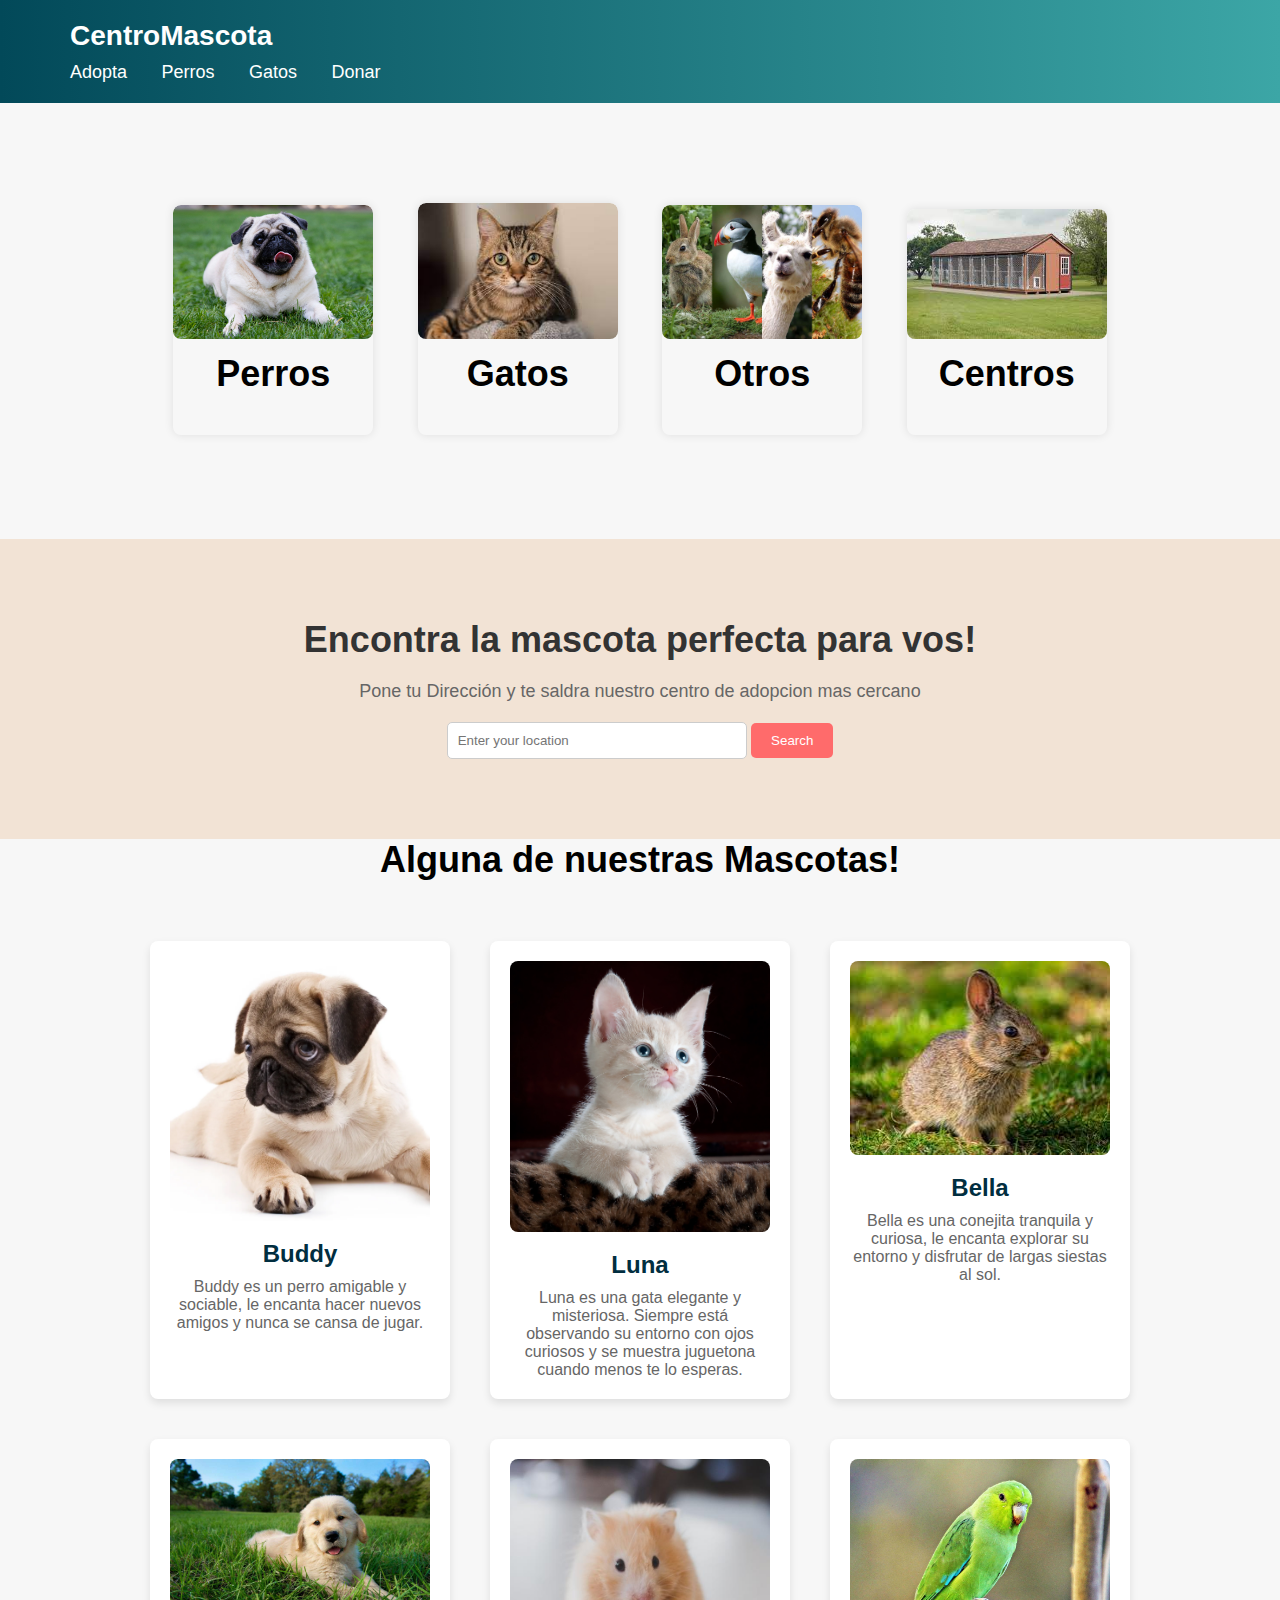
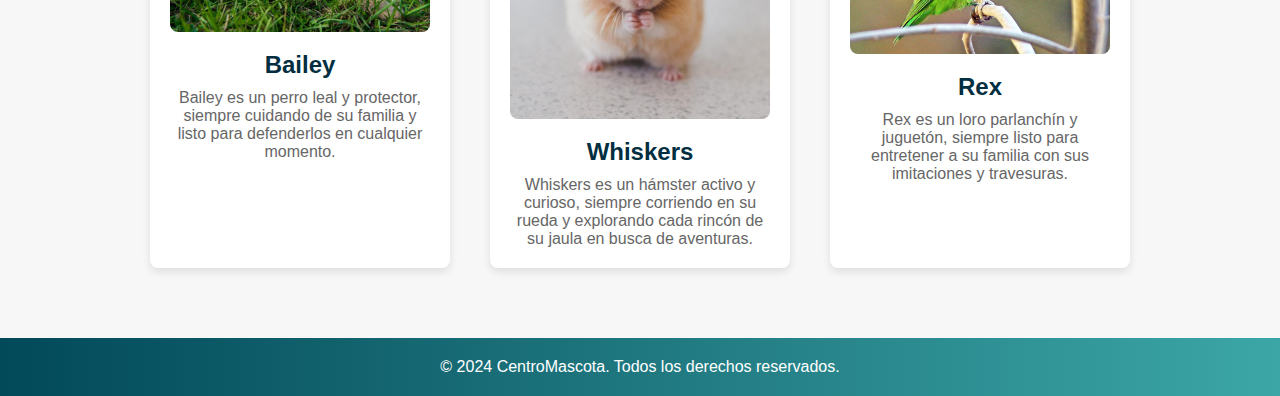
<file: index.html>
<!DOCTYPE html>
<html lang="en">
<head>
    <meta charset="UTF-8">
    <meta name="viewport" content="width=device-width, initial-scale=1.0">
    <title>Petfinder</title>
    <link rel="stylesheet" href="css/style.css">
</head>
<body>
    <header>
        <div class="container">
            <h1>CentroMascota</h1>
            <nav class="header-nav">
                <ul>
                    <li><a href="./Adoptar.html">Adopta</a></li>
                    <li><a href="./perros.html">Perros</a></li>
                    <li><a href="./gatos.html">Gatos</a></li>
                    <li><a href="./Donar.html">Donar</a></li>
                </ul>
            </nav>
        </div>
    </header>
    <section class="category">
        <div class="container">
            <div class="category-container">
                
                
                <a href="perros.html"> <img src="./img/perro1.jpg" alt="Dogs"> </a>
                <h2>Perros</h2>
           
            </div> 
            <div class="category-container">
                
               <a href="gatos.html"> <img src="./img/gato.jpg" alt="Cats"> </a>
                <h2>Gatos</h2>
            </div>
            <div class="category-container">
                
                <a href="OTROS.html"><img src="./img/other animals.jpg" alt="Other Animals"></a>
                <h2>Otros</h2>
            </div>
            <div class="category-container">
                
                <a href="centros.html"><img src="./img/shelters.jpg" alt="Shelter Centers"></a>
                <h2>Centros</h2>
            </div>
        </div>
    </section>
    <section class="hero">
        <div class="container">
            <h2>Encontra la mascota perfecta para vos!</h2>
            <p>Pone tu Dirección y te saldra nuestro centro de adopcion mas cercano</p>
            <form>
                <input type="text" placeholder="Enter your location">
                <button type="submit">Search</button>
            </form>
        </div>
    </section>
    <section class="featured-pets">
        <div class="container">
            <h2>Alguna de nuestras Mascotas!</h2>
            <div class="pet-list">
                <div class="pet">
                    <a href="Adoptar.html"><img src="img/PERROS/dog2.webp" alt="perro1"></a>
                    <h3>Buddy</h3>
                    <p>Buddy es un perro amigable y sociable, le encanta hacer nuevos amigos y nunca se cansa de jugar.</p>
                </div>
                <div class="pet">
                    <a href="Adoptar.html"><img src="img/GATOS/cat1.jpg" alt="gato1"></a>
                    <h3>Luna</h3>
                    <p>Luna es una gata elegante y misteriosa. Siempre está observando su entorno con ojos curiosos y se muestra juguetona cuando menos te lo esperas.</p>
                </div>
                <div class="pet">
                    <a href="Adoptar.html"><img src="img/OTROS/conejo.jpg" alt="Otros"></a>
                    <h3>Bella</h3>
                    <p>Bella es una conejita tranquila y curiosa, le encanta explorar su entorno y disfrutar de largas siestas al sol.</p>
                </div>
                <div class="pet">
                    <a href="Adoptar.html"><img src="img/PERROS/dog6.jpg" alt="Other Animal 2"></a>
                    <h3>Bailey</h3>
                    <p>Bailey es un perro leal y protector, siempre cuidando de su familia y listo para defenderlos en cualquier momento.</p>
                </div>
                
                <div class="pet">
                    <a href="Adoptar.html"><img src="img/OTROS/hamster.jpg" alt="Hamster"></a>
                    <h3>Whiskers</h3>
                    <p>Whiskers es un hámster activo y curioso, siempre corriendo en su rueda y explorando cada rincón de su jaula en busca de aventuras.</p>
                </div>
                <div class="pet">
                    <a href="Adoptar.html"><img src="img/OTROS/periquito.jpg" alt="Parrot"></a>
                    <h3>Rex</h3>
                    <p>Rex es un loro parlanchín y juguetón, siempre listo para entretener a su familia con sus imitaciones y travesuras.</p>
                </div>
            </div>
        </div>
    </section>
    
    
    <footer>
        <div class="container">
            <p>&copy; 2024 CentroMascota. Todos los derechos reservados.</p>
        </div>
    </footer>
</body>
</html>
</file>
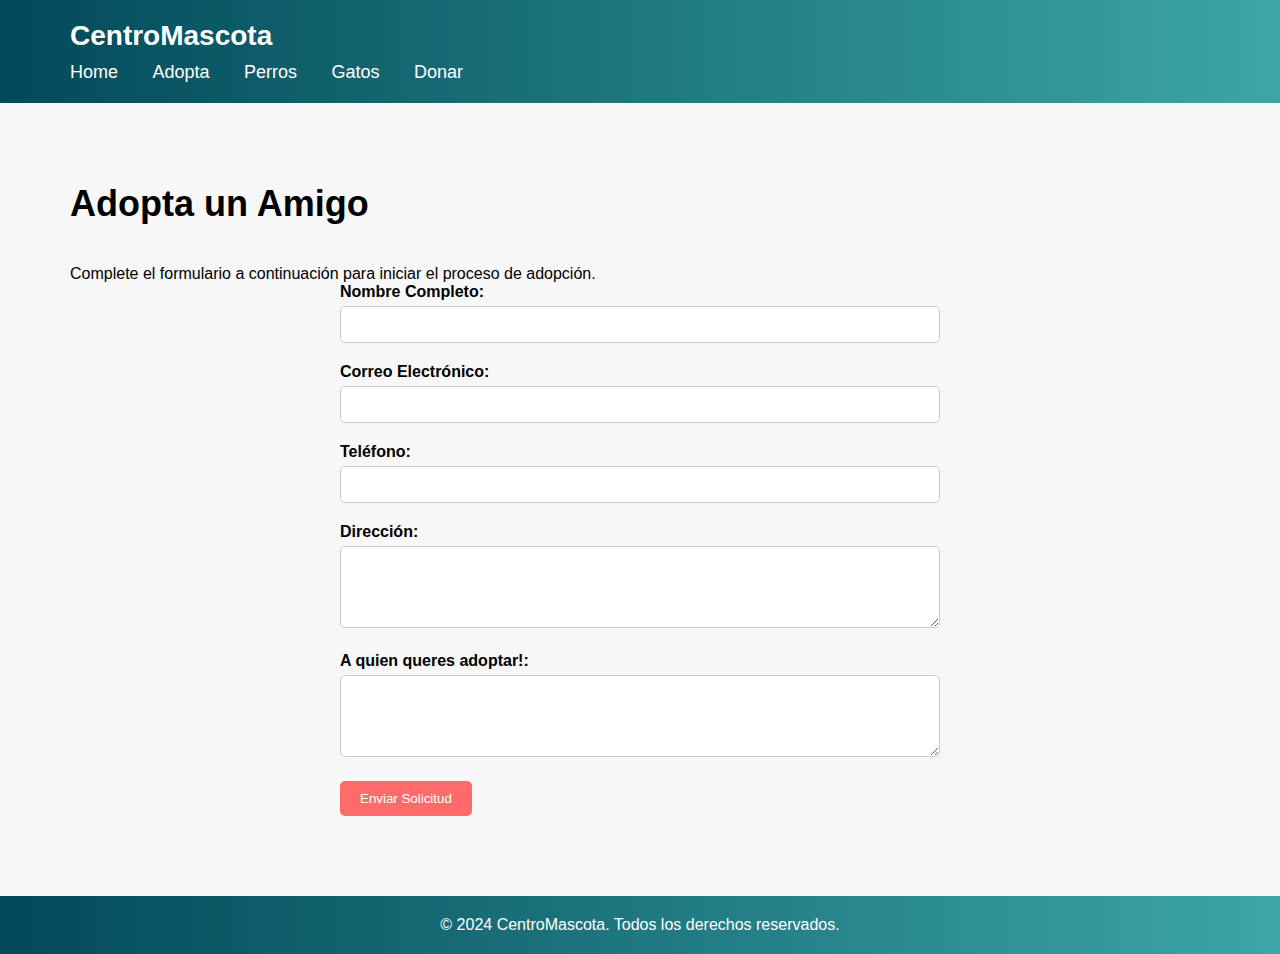
<file: Adoptar.html>
<!DOCTYPE html>
<html lang="en">
<head>
    <meta charset="UTF-8">
    <meta name="viewport" content="width=device-width, initial-scale=1.0">
    <title>Adopta - CentroMascota</title>
    <link rel="stylesheet" href="css/style.css">
</head>
<body>
    <header>
        <div class="container">
            <h1>CentroMascota</h1>
            <nav class="header-nav">
                <ul>
                    <li><a href="/">Home</a></li>
                    <li><a href="Adoptar.html">Adopta</a></li>
                    <li><a href="perros.html">Perros</a></li>
                    <li><a href="gatos.html">Gatos</a></li>
                    <li><a href="Donar.html">Donar</a></li>
                </ul>
            </nav>
        </div>
    </header>

    <section class="subpage-content">
        <div class="container">
            <h2>Adopta un Amigo</h2>
            <p>Complete el formulario a continuación para iniciar el proceso de adopción.</p>
            <!-- FORMULARIO -->
            <form action="#" method="post" class="adoption-form">
                <div class="form-group">
                    <label for="name">Nombre Completo:</label>
                    <input type="text" id="name" name="name" required>
                </div>
                <div class="form-group">
                    <label for="email">Correo Electrónico:</label>
                    <input type="email" id="email" name="email" required>
                </div>
                <div class="form-group">
                    <label for="phone">Teléfono:</label>
                    <input type="tel" id="phone" name="phone" required>
                </div>
                <div class="form-group">
                    <label for="address">Dirección:</label>
                    <textarea id="address" name="address" rows="4" required></textarea>
                </div>
                <div class="form-group">
                    <label for="message">A quien queres adoptar!:</label>
                    <textarea id="message" name="message" rows="4"></textarea>
                </div>
                <button type="submit">Enviar Solicitud</button>
            </form>
        </div>
    </section>

    <footer>
        <div class="container">
            <p>&copy; 2024 CentroMascota. Todos los derechos reservados.</p>
        </div>
    </footer>
</body>
</html>
</file>
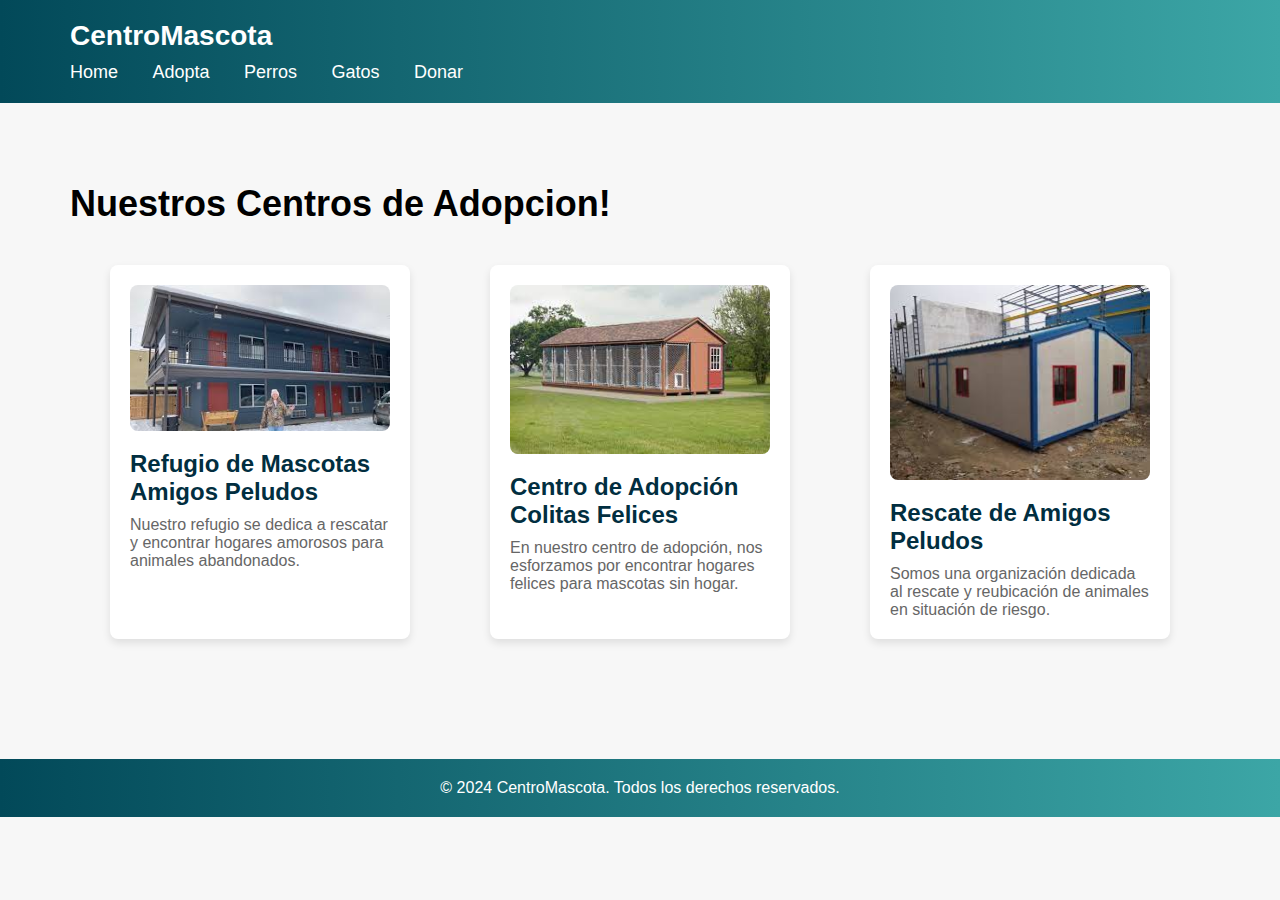
<file: centros.html>
<!DOCTYPE html>
<html lang="en">
<head>
    <meta charset="UTF-8">
    <meta name="viewport" content="width=device-width, initial-scale=1.0">
    <title>Gatos - CentroMascota</title>
    <link rel="stylesheet" href="css/style.css">
</head>
<body>
    <header>
        <div class="container">
            <h1>CentroMascota</h1>
            <nav class="header-nav">
                <ul>
                    <li><a href="/">Home</a></li>
                    <li><a href="Adoptar.html">Adopta</a></li>
                    <li><a href="perros.html">Perros</a></li>
                    <li><a href="gatos.html">Gatos</a></li>
                    <li><a href="Donar.html">Donar</a></li>
                </ul>
            </nav>
        </div>
    </header>

    <section class="subpage-content">
        <div class="container">
            <h2>Nuestros Centros de Adopcion!</h2>
            
            
               
                <div class="dog-cards">
                    <div class="dog-card">
                        <img src="img/CENTROS/benadvidez.jpg" alt="centro1">
                        <h3>Refugio de Mascotas Amigos Peludos</h3>
                        <p>Nuestro refugio se dedica a rescatar y encontrar hogares amorosos para animales abandonados. </p>
                    </div>
                    <div class="dog-card">
                        <img src="img/CENTROS/shelters.jpg" alt="centro2">
                        <h3>Centro de Adopción Colitas Felices</h3>
                        <p>En nuestro centro de adopción, nos esforzamos por encontrar hogares felices para mascotas sin hogar. </p>
                    </div>
                    <div class="dog-card">
                        <img src="img/CENTROS/centro 3.jpg" alt="centro3">
                        <h3>Rescate de Amigos Peludos</h3>
                        <p>Somos una organización dedicada al rescate y reubicación de animales en situación de riesgo. </p>
                    </div>
             
           
            </div>
        </div>
    </section>

    <footer>
        <div class="container">
            <p>&copy; 2024 CentroMascota. Todos los derechos reservados.</p>
        </div>
    </footer>
</body>
</html>
</file>
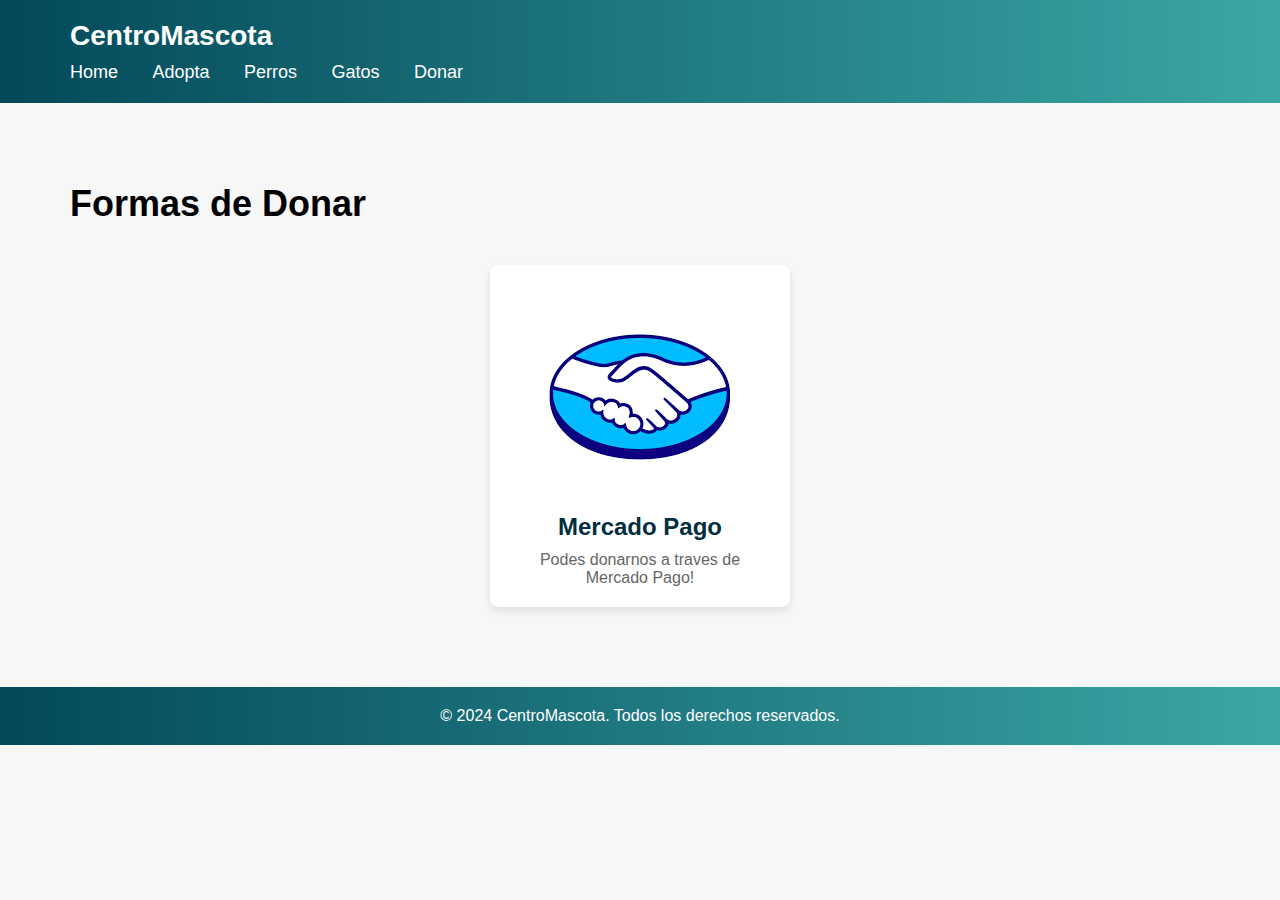
<file: Donar.html>
<!DOCTYPE html>
<html lang="en">
<head>
    <meta charset="UTF-8">
    <meta name="viewport" content="width=device-width, initial-scale=1.0">
    <title>Donar - CentroMascota</title>
    <link rel="stylesheet" href="css/style.css">
</head>
<body>
    <header>
        <div class="container">
            <h1>CentroMascota</h1>
            <nav class="header-nav">
                <ul>
                    <li><a href="/">Home</a></li>
                    <li><a href="Adoptar.html">Adopta</a></li>
                    <li><a href="perros.html">Perros</a></li>
                    <li><a href="gatos.html">Gatos</a></li>
                    <li><a href="Donar.html">Donar</a></li>
                </ul>
            </nav>
        </div>
    </header>

    <section class="subpage-content">
        <div class="container">
            <h2>Formas de Donar</h2>
          
            <div class="donation-cards">
           
                <div class="donation-card">
                    <img src="img/TRANSFERENCIA/mercadopago.png" alt="Mercado Pago">
                    <h3>Mercado Pago</h3>
                    <p>Podes donarnos a traves de Mercado Pago!</p>
                </div>
                
      
            
                
            </div>
        </div>
    </section>

    <footer>
        <div class="container">
            <p>&copy; 2024 CentroMascota. Todos los derechos reservados.</p>
        </div>
    </footer>
</body>
</html>
</file>
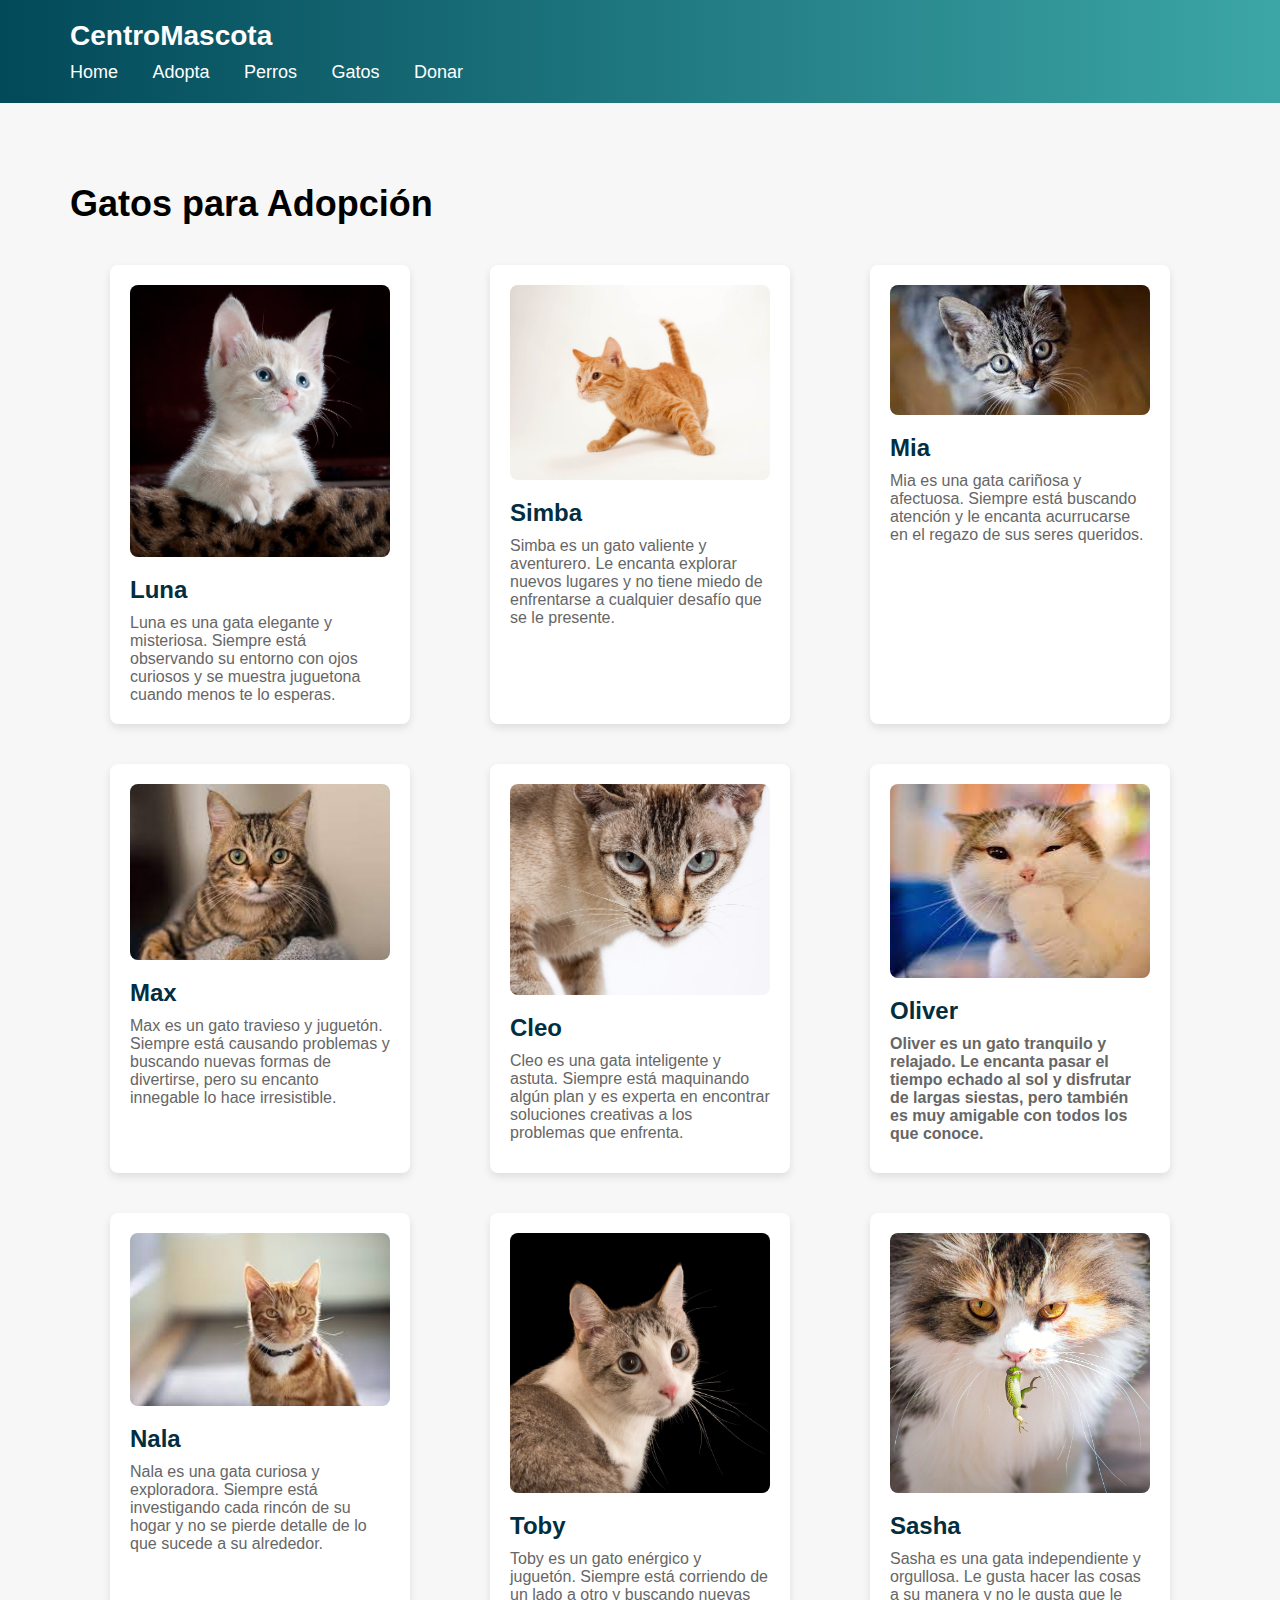
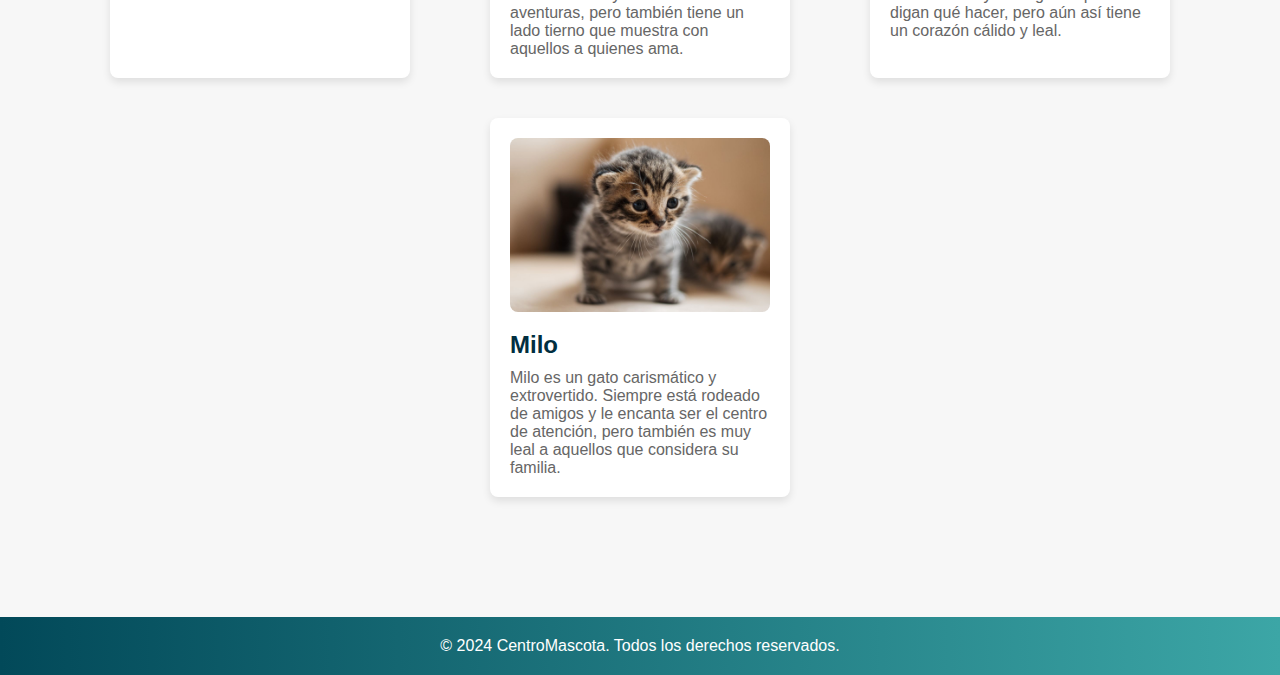
<file: gatos.html>
<!DOCTYPE html>
<html lang="en">
<head>
    <meta charset="UTF-8">
    <meta name="viewport" content="width=device-width, initial-scale=1.0">
    <title>Gatos - CentroMascota</title>
    <link rel="stylesheet" href="css/style.css">
</head>
<body>
    <header>
        <div class="container">
            <h1>CentroMascota</h1>
            <nav class="header-nav">
                <ul>
                    <li><a href="/">Home</a></li>
                    <li><a href="Adoptar.html">Adopta</a></li>
                    <li><a href="perros.html">Perros</a></li>
                    <li><a href="gatos.html">Gatos</a></li>
                    <li><a href="Donar.html">Donar</a></li>
                </ul>
            </nav>
        </div>
    </header>

    <section class="subpage-content">
        <div class="container">
            <h2>Gatos para Adopción</h2>
            
            <div class="cat-cards">
               
                <div class="cat-card">
                    <a href="Adoptar.html"><img src="img/GATOS/cat1.jpg" alt="Cat 1"></a>
                    <h3>Luna</h3>
                    <p>Luna es una gata elegante y misteriosa. Siempre está observando su entorno con ojos curiosos y se muestra juguetona cuando menos te lo esperas.</p>
                </div>
               
                <div class="cat-card">
                    <a href="Adoptar.html"><img src="img/GATOS/cat2.avif" alt="Cat 2"></a>
                    <h3>Simba</h3>
                    <p>Simba es un gato valiente y aventurero. Le encanta explorar nuevos lugares y no tiene miedo de enfrentarse a cualquier desafío que se le presente.</p>
                </div>
               
                <div class="cat-card">
                    <a href="Adoptar.html"><img src="img/GATOS/cat3.jpg" alt="Cat 3"></a>
                    <h3>Mia</h3>
                    <p>Mia es una gata cariñosa y afectuosa. Siempre está buscando atención y le encanta acurrucarse en el regazo de sus seres queridos.</p>
                </div>
                
                <div class="cat-card">
                    <a href="Adoptar.html"> <img src="img/GATOS/cat4.jpg" alt="Cat 4"></a>
                    <h3>Max</h3>
                    <p>Max es un gato travieso y juguetón. Siempre está causando problemas y buscando nuevas formas de divertirse, pero su encanto innegable lo hace irresistible.</p>
                </div>
                
                <div class="cat-card">
                    <a href="Adoptar.html"><img src="img/GATOS/cat5.webp" alt="Cat 5"></a>
                    <h3>Cleo</h3>
                    <p> Cleo es una gata inteligente y astuta. Siempre está maquinando algún plan y es experta en encontrar soluciones creativas a los problemas que enfrenta.</p>
                </div>
                
                <div class="cat-card">
                    <a href="Adoptar.html"><img src="img/GATOS/cat6.jpg" alt="Cat 6"></a>
                    <h3>Oliver<h3>
                    <p>Oliver es un gato tranquilo y relajado. Le encanta pasar el tiempo echado al sol y disfrutar de largas siestas, pero también es muy amigable con todos los que conoce.</p>
                </div>
                
                <div class="cat-card">
                    <a href="Adoptar.html"><img src="img/GATOS/cat10.jpg" alt="Cat 7"></a>
                    <h3>Nala</h3>
                    <p>Nala es una gata curiosa y exploradora. Siempre está investigando cada rincón de su hogar y no se pierde detalle de lo que sucede a su alrededor.</p>
                </div>
                
                <div class="cat-card">
                    <a href="Adoptar.html"><img src="img/GATOS/cat8.jepg.avif" alt="Cat 8"></a>
                    <h3>Toby</h3>
                    <p>Toby es un gato enérgico y juguetón. Siempre está corriendo de un lado a otro y buscando nuevas aventuras, pero también tiene un lado tierno que muestra con aquellos a quienes ama.</p>
                </div>
                
                <div class="cat-card">
                    <a href="Adoptar.html"><img src="img/GATOS/cat9.jpg" alt="Cat 9"></a>
                    <h3>Sasha</h3>
                    <p>Sasha es una gata independiente y orgullosa. Le gusta hacer las cosas a su manera y no le gusta que le digan qué hacer, pero aún así tiene un corazón cálido y leal.</p>
                </div>
                
                <div class="cat-card">
                    <a href="Adoptar.html"><img src="img/GATOS/cat11.jpg" alt="Cat 10"></a>
                    <h3>Milo</h3>
                    <p>Milo es un gato carismático y extrovertido. Siempre está rodeado de amigos y le encanta ser el centro de atención, pero también es muy leal a aquellos que considera su familia.</p>
                </div>
            </div>
        </div>
    </section>

    <footer>
        <div class="container">
            <p>&copy; 2024 CentroMascota. Todos los derechos reservados.</p>
        </div>
    </footer>
</body>
</html>
</file>
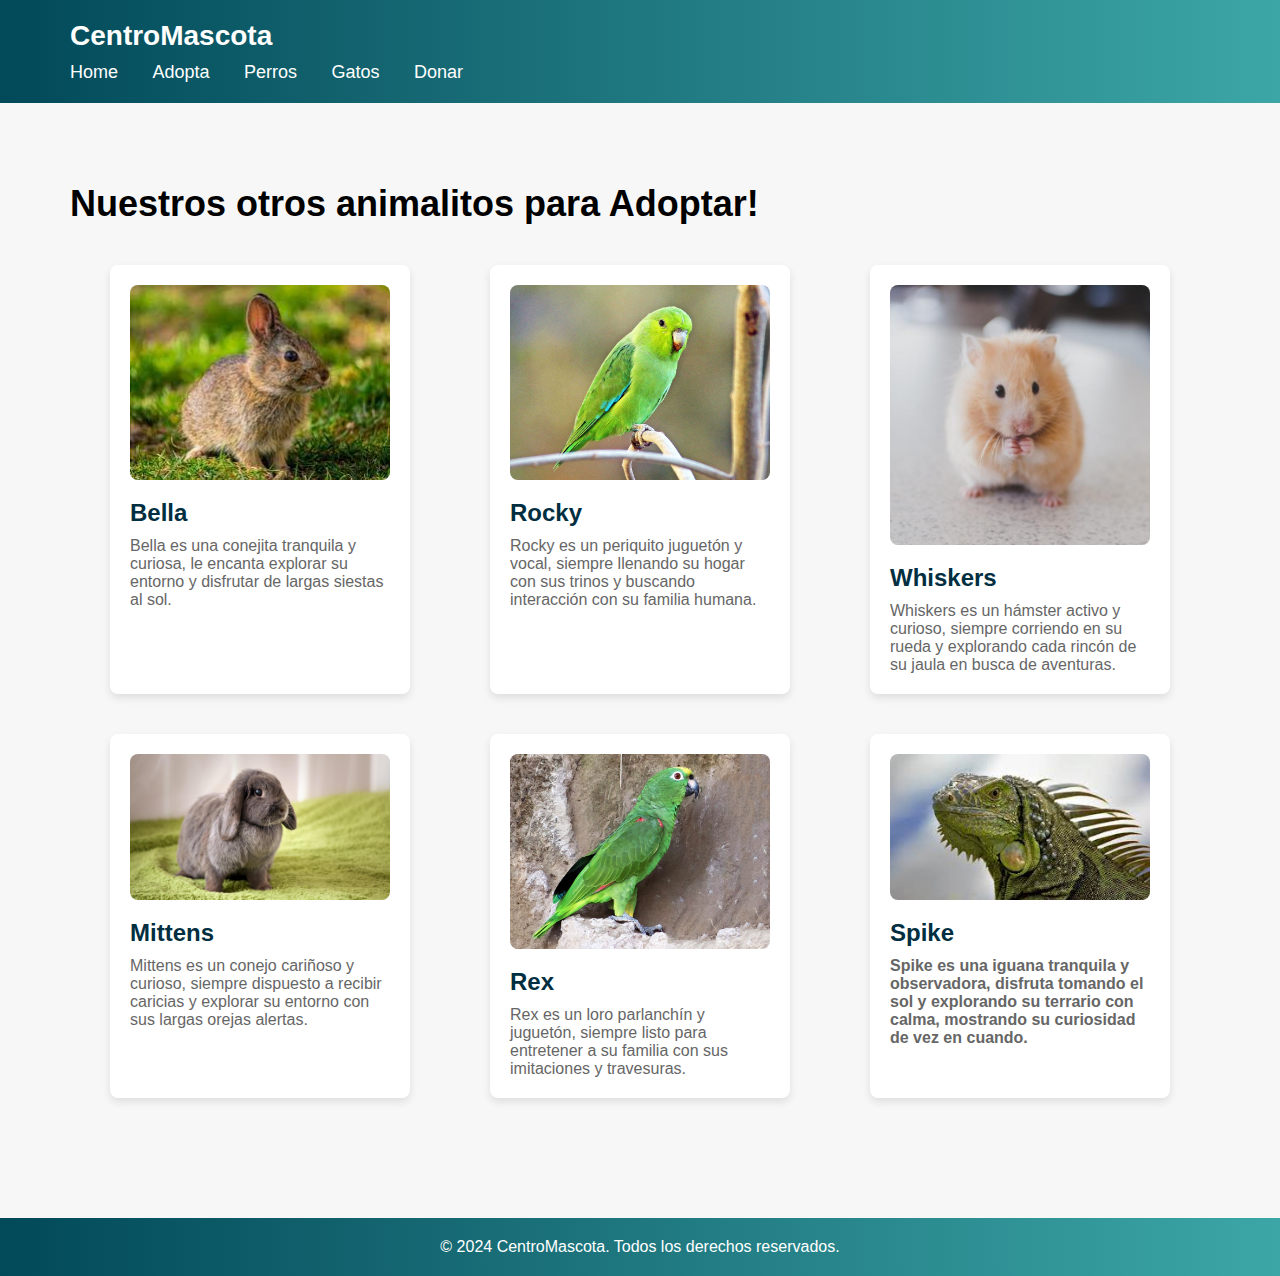
<file: OTROS.html>
<!DOCTYPE html>
<html lang="en">
<head>
    <meta charset="UTF-8">
    <meta name="viewport" content="width=device-width, initial-scale=1.0">
    <title>Gatos - CentroMascota</title>
    <link rel="stylesheet" href="css/style.css">
</head>
<body>
    <header>
        <div class="container">
            <h1>CentroMascota</h1>
            <nav class="header-nav">
                <ul>
                    <li><a href="/">Home</a></li>
                    <li><a href="Adoptar.html">Adopta</a></li>
                    <li><a href="perros.html">Perros</a></li>
                    <li><a href="gatos.html">Gatos</a></li>
                    <li><a href="Donar.html">Donar</a></li>
                </ul>
            </nav>
        </div>
    </header>

    <section class="subpage-content">
        <div class="container">
            <h2>Nuestros otros animalitos para Adoptar!</h2>
            
            <div class="cat-cards">
               
                <div class="cat-card">
                    <a href="Adoptar.html"><img src="img/OTROS/conejo.jpg" alt="Cat 1"></a>
                    <h3>Bella </h3>
                    <p>Bella es una conejita tranquila y curiosa, le encanta explorar su entorno y disfrutar de largas siestas al sol.</p>
                </div>
               
                <div class="cat-card">
                    <a href="Adoptar.html"><img src="img/OTROS/periquito.jpg" alt="Cat 2"></a>
                    <h3>Rocky</h3>
                    <p>Rocky es un periquito juguetón y vocal, siempre llenando su hogar con sus trinos y buscando interacción con su familia humana.</p>
                </div>
               
                <div class="cat-card">
                    <a href="Adoptar.html"><img src="img/OTROS/hamster.jpg" alt="Cat 3"></a>
                    <h3>Whiskers</h3>
                    <p>Whiskers es un hámster activo y curioso, siempre corriendo en su rueda y explorando cada rincón de su jaula en busca de aventuras.</p>
                </div>
                
                <div class="cat-card">
                    <a href="Adoptar.html"> <img src="img/OTROS/conejo2.jpeg" alt="Cat 4"></a>
                    <h3>Mittens </h3>
                    <p>Mittens es un conejo cariñoso y curioso, siempre dispuesto a recibir caricias y explorar su entorno con sus largas orejas alertas.</p>
                </div>
                
                <div class="cat-card">
                    <a href="Adoptar.html"><img src="img/OTROS/loro.jpg" alt="Cat 5"></a>
                    <h3>Rex</h3>
                    <p>  Rex es un loro parlanchín y juguetón, siempre listo para entretener a su familia con sus imitaciones y travesuras.</p>
                </div>
                
                <div class="cat-card">
                    <a href="Adoptar.html"><img src="img/OTROS/iguana.jpg" alt="Cat 6"></a>
                    <h3>Spike<h3>
                    <p>Spike es una iguana tranquila y observadora, disfruta tomando el sol y explorando su terrario con calma, mostrando su curiosidad de vez en cuando.</p>
                </div>
                
           
            </div>
        </div>
    </section>

    <footer>
        <div class="container">
            <p>&copy; 2024 CentroMascota. Todos los derechos reservados.</p>
        </div>
    </footer>
</body>
</html>
</file>
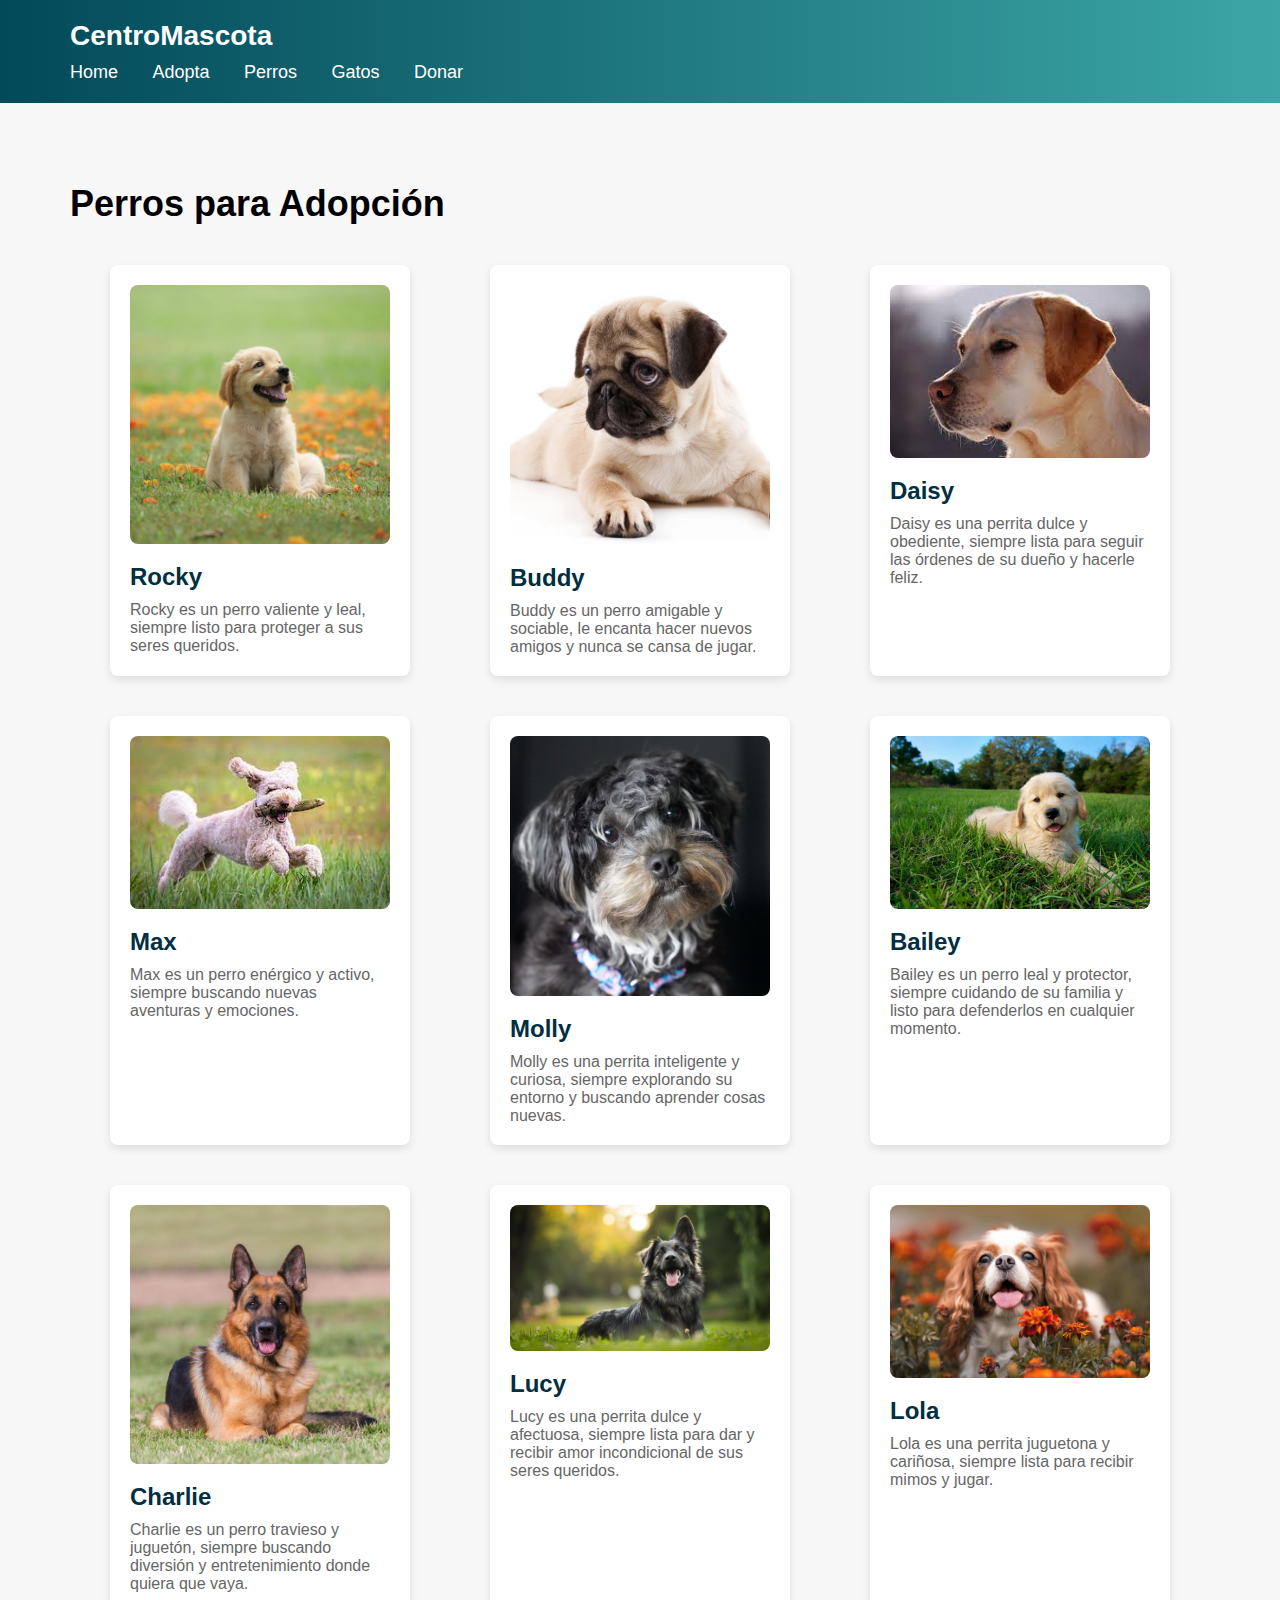
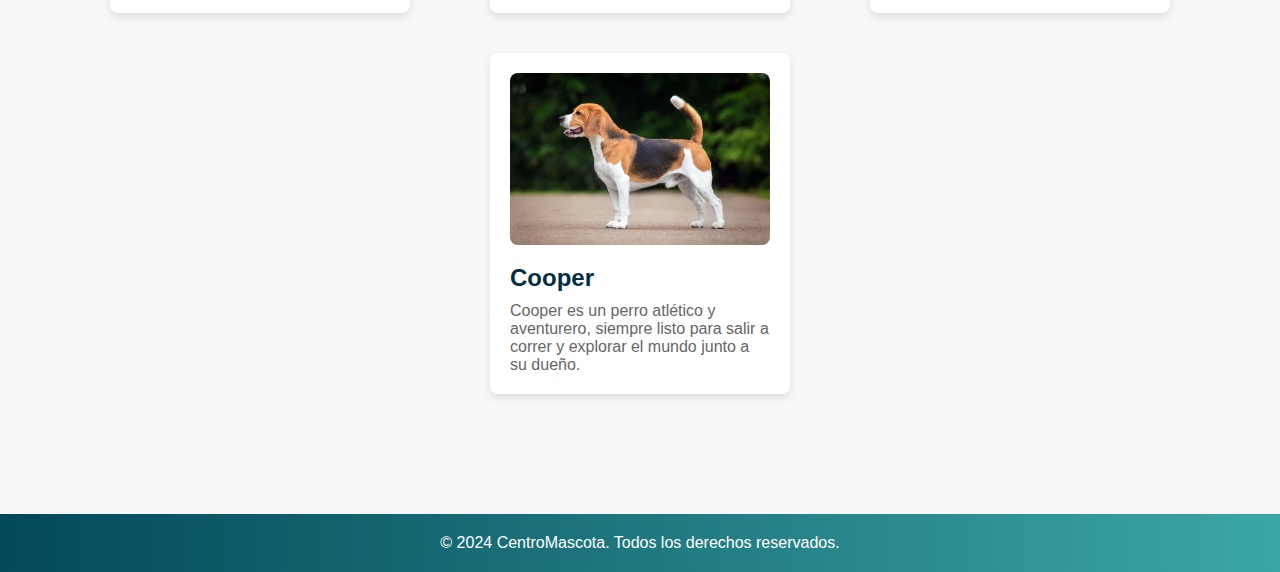
<file: perros.html>
<!DOCTYPE html>
<html lang="en">
<head>
    <meta charset="UTF-8">
    <meta name="viewport" content="width=device-width, initial-scale=1.0">
    <title>Perros - CentroMascota</title>
    <link rel="stylesheet" href="css/style.css">
</head>
<body>
    <header>
        <div class="container">
            <h1>CentroMascota</h1>
            <nav class="header-nav">
                <ul>
                    <li><a href="/">Home</a></li>
                    <li><a href="Adoptar.html">Adopta</a></li>
                    <li><a href="perros.html">Perros</a></li>
                    <li><a href="gatos.html">Gatos</a></li>
                    <li><a href="Donar.html">Donar</a></li>
                </ul>
            </nav>
        </div>
    </header>

    <section class="subpage-content">
        <div class="container">
            <h2>Perros para Adopción</h2>
            
            <div class="dog-cards">
                <div class="dog-card">
                    <a href="Adoptar.html"><img src="img/PERROS/dog1.jpg" alt="Dog 1"></a>
                    <h3>Rocky</h3>
                    <p>Rocky es un perro valiente y leal, siempre listo para proteger a sus seres queridos.</p>
                </div>
                <div class="dog-card">
                    <a href="Adoptar.html"><img src="img/PERROS/dog2.webp" alt="Dog 2"></a>
                    <h3>Buddy</h3>
                    <p>Buddy es un perro amigable y sociable, le encanta hacer nuevos amigos y nunca se cansa de jugar.</p>
                </div>
                <div class="dog-card">
                    <a href="Adoptar.html"><img src="img/PERROS/dog3.jpg" alt="Dog 3"></a>
                    <h3>Daisy</h3>
                    <p>Daisy es una perrita dulce y obediente, siempre lista para seguir las órdenes de su dueño y hacerle feliz.</p>
                </div>
                <div class="dog-card">
                    <a href="Adoptar.html"><img src="img/PERROS/dog4.jpg" alt="Dog 4"></a>
                    <h3>Max</h3>
                    <p>Max es un perro enérgico y activo, siempre buscando nuevas aventuras y emociones.</p>
                </div>
                <div class="dog-card">
                    <a href="Adoptar.html"><img src="img/PERROS/dog5.jpg" alt="Dog 5"></a>
                    <h3>Molly</h3>
                    <p>Molly es una perrita inteligente y curiosa, siempre explorando su entorno y buscando aprender cosas nuevas.</p>
                </div>
                <div class="dog-card">
                    <a href="Adoptar.html"><img src="img/PERROS/dog6.jpg" alt="Dog 6"></a>
                    <h3>Bailey</h3>
                    <p>Bailey es un perro leal y protector, siempre cuidando de su familia y listo para defenderlos en cualquier momento.</p>
                </div>
                <div class="dog-card">
                    <a href="Adoptar.html"><img src="img/PERROS/dog7.jpeg" alt="Dog 7"></a>
                    <h3>Charlie</h3>
                    <p>Charlie es un perro travieso y juguetón, siempre buscando diversión y entretenimiento donde quiera que vaya.</p>
                </div>
                <div class="dog-card">
                    <a href="Adoptar.html"><img src="img/PERROS/dog8.jpg" alt="Dog 8"></a>
                    <h3>Lucy</h3>
                    <p>Lucy es una perrita dulce y afectuosa, siempre lista para dar y recibir amor incondicional de sus seres queridos.</p>
                </div>
                <div class="dog-card">
                    <a href="Adoptar.html"><img src="img/PERROS/dog9.jpeg" alt="Dog 9"></a>
                    <h3>Lola</h3>
                    <p>Lola es una perrita juguetona y cariñosa, siempre lista para recibir mimos y jugar.</p>
                </div>
                <div class="dog-card">
                    <a href="Adoptar.html"><img src="img/PERROS/dog10.webp" alt="Dog 10"></a>
                    <h3>Cooper</h3>
                    <p> Cooper es un perro atlético y aventurero, siempre listo para salir a correr y explorar el mundo junto a su dueño.</p>
                </div>
            </div>
        </div>
    </section>

    <footer>
        <div class="container">
            <p>&copy; 2024 CentroMascota. Todos los derechos reservados.</p>
        </div>
    </footer>
</body>
</html>
</file>
<file: css/style.css>
/* Reset default styles */
* {
    margin: 0;
    padding: 0;
    box-sizing: border-box;
}

body {
    font-family: Arial, sans-serif;
    background-color: #f7f7f7;
}

.container {
    max-width: 1200px;
    margin: 0 auto;
    padding: 0 10px;
}


    


header h1 {
    font-size: 28px;
}

.header-nav ul {
    list-style: none;
    margin-top: 10px;
}

.header-nav ul li {
    display: inline-block;
    margin-right: 20px;
}

.header-nav ul li a {
    color: #fff;
    text-decoration: none;
    font-size: 18px;
    transition: color 0.3s ease;
}

.header-nav ul li a:hover {
    color: #fffbfb;
}

.category {
    padding: 100px 0;
    text-align: center;
}

.category h2 {
    font-size: 36px;
    margin-bottom: 40px;
}

.category-container {
    display: inline-block;
    width: 200px;
    margin: 0 20px;
    border-radius: 8px;
    overflow: hidden;
    box-shadow: 0 0 10px rgba(0, 0, 0, 0.1);
    transition: transform 0.3s ease;
}

.category-container:hover {
    transform: translateY(-10px);
}

.category-container img {
    width: 100%;
    border-radius: 8px;
    margin-bottom: 10px;
}

.hero {
    background-color: #fff;
    padding: 100px 0;
    text-align: center;
}

.hero h2 {
    font-size: 36px;
    margin-bottom: 20px;
    color: #333;
}

.hero p {
    font-size: 18px;
    margin-bottom: 20px;
    color: #666;
}

.hero form input[type="text"] {
    padding: 10px;
    width: 300px;
    border: 1px solid #ccc;
    border-radius: 5px;
}

.hero form button {
    padding: 10px 20px;
    background-color: #ff6b6b;
    color: #fff;
    border: none;
    border-radius: 5px;
    cursor: pointer;
    transition: background-color 0.3s ease;
}

.hero form button:hover {
    background-color: #ff5a5a;
}

.featured-pets {
    padding: 50px 0;
    text-align: center;
}

.featured-pets h2 {
    font-size: 36px;
    margin-bottom: 40px;
}

.pet-list {
    display: flex;
    flex-wrap: wrap;
    justify-content: center;
}

footer {
    background: linear-gradient(to right, #ff6b6b, #ffb266);
    color: #fff;
    padding: 20px 0;
    text-align: center;
}


.pet-list {
    display: flex;
    flex-wrap: wrap;
    justify-content: center;
}

.pet {
    width: 250px;
    margin: 20px;
    padding: 15px;
    border-radius: 8px;
    box-shadow: 0 0 10px rgba(0, 0, 0, 0.1);
    text-align: center;
}

.pet img {
    width: 100%;
    border-radius: 8px;
    margin-bottom: 15px;
}

.pet h3 {
    font-size: 24px;
    margin-bottom: 10px;
}

.pet p {
    font-size: 16px;
    color: #666;
}


.hero {
    padding: 80px 0;
}

.featured-pets {
    margin-top: -50px;
}

header {
    background: linear-gradient(to right, #024959, #3CA6A6);
}

.hero {
    background-color: #F2E3D5;
}



.pet {
    width: 300px;
    margin: 20px;
    padding: 20px;
    border-radius: 8px;
    box-shadow: 0 4px 8px rgba(0, 0, 0, 0.1);
    transition: transform 0.3s ease, box-shadow 0.3s ease;
    background-color: #fff;
}

.pet:hover {
    transform: translateY(-5px);
    box-shadow: 0 8px 16px rgba(0, 0, 0, 0.2);
}

.pet img {
    width: 100%;
    border-radius: 8px;
    margin-bottom: 15px;
}

.pet h3 {
    font-size: 24px;
    margin-bottom: 10px;
    color: #012E40; 
}

.pet p {
    font-size: 16px;
    color: #666;
}

.pet-list {
    display: flex;
    flex-wrap: wrap;
    justify-content: center;
}

.footer {
    background: linear-gradient(to right, #024959, #3CA6A6);
}

/* PERRROS*/

* {
    margin: 0;
    padding: 0;
    box-sizing: border-box;
}

body {
    font-family: Arial, sans-serif;
    background-color: #f7f7f7;
}

.container {
    max-width: 1200px;
    margin: 0 auto;
    padding: 0 20px;
}

header {
    background: linear-gradient(to right, #024959, #3CA6A6);
    color: #fff;
    padding: 20px 0;
}

header h1 {
    font-size: 28px;
}

.header-nav ul {
    list-style: none;
    margin-top: 10px;
}

.header-nav ul li {
    display: inline-block;
    margin-right: 20px;
}

.header-nav ul li a {
    color: #fff;
    text-decoration: none;
    font-size: 18px;
    transition: color 0.3s ease;
}

.header-nav ul li a:hover {
    color: #fffbfb;
}

.subpage-content {
    padding: 80px 0;
}

.subpage-content h2 {
    font-size: 36px;
    margin-bottom: 40px;
}

.dog-cards {
    display: flex;
    flex-wrap: wrap;
    justify-content: space-around; /* Adjusted to maintain spacing between cards */
}

.dog-card {
    width: 300px; 
    margin-bottom: 40px; /* Adjusted margin */
    padding: 20px;
    border-radius: 8px;
    box-shadow: 0 4px 8px rgba(0, 0, 0, 0.1);
    transition: transform 0.3s ease, box-shadow 0.3s ease;
    background-color: #fff;
}

.dog-card:hover {
    transform: translateY(-5px);
    box-shadow: 0 8px 16px rgba(0, 0, 0, 0.2);
}

.dog-card img {
    width: 100%;
    border-radius: 8px;
    margin-bottom: 15px;
}

.dog-card h3 {
    font-size: 24px;
    margin-bottom: 10px;
    color: #012E40;
}

.dog-card p {
    font-size: 16px;
    color: #666;
}

footer {
    background: linear-gradient(to right, #024959, #3CA6A6);
    color: #fff;
    padding: 20px 0;
    text-align: center;
}

/* GATOS */
* {
    margin: 0;
    padding: 0;
    box-sizing: border-box;
}

body {
    font-family: Arial, sans-serif;
    background-color: #f7f7f7;
}

.container {
    max-width: 1200px;
    margin: 0 auto;
    padding: 0 20px;
}

header {
    background: linear-gradient(to right, #024959, #3CA6A6);
    color: #fff;
    padding: 20px 0;
}

header h1 {
    font-size: 28px;
}

.header-nav ul {
    list-style: none;
    margin-top: 10px;
}

.header-nav ul li {
    display: inline-block;
    margin-right: 20px;
}

.header-nav ul li a {
    color: #fff;
    text-decoration: none;
    font-size: 18px;
    transition: color 0.3s ease;
}

.header-nav ul li a:hover {
    color: #fffbfb;
}

.subpage-content {
    padding: 80px 0;
}

.subpage-content h2 {
    font-size: 36px;
    margin-bottom: 40px;
}

.cat-cards {
    display: flex;
    flex-wrap: wrap;
    justify-content: space-around; /* Adjusted to maintain spacing between cards */
}

.cat-card {
    width: 300px; /* Adjusted width */
    margin-bottom: 40px; /* Adjusted margin */
    padding: 20px;
    border-radius: 8px;
    box-shadow: 0 4px 8px rgba(0, 0, 0, 0.1);
    transition: transform 0.3s ease, box-shadow 0.3s ease;
    background-color: #fff;
}

.cat-card:hover {
    transform: translateY(-5px);
    box-shadow: 0 8px 16px rgba(0, 0, 0, 0.2);
}

.cat-card img {
    width: 100%;
    border-radius: 8px;
    margin-bottom: 15px;
}

.cat-card h3 {
    font-size: 24px;
    margin-bottom: 10px;
    color: #012E40;
}

.cat-card p {
    font-size: 16px;
    color: #666;
}

footer {
    background: linear-gradient(to right, #024959, #3CA6A6);
    color: #fff;
    padding: 20px 0;
    text-align: center;
}

/* Donar */


* {
    margin: 0;
    padding: 0;
    box-sizing: border-box;
}

body {
    font-family: Arial, sans-serif;
    background-color: #f7f7f7;
}

.container {
    max-width: 1200px;
    margin: 0 auto;
    padding: 0 20px;
}

header {
    background: linear-gradient(to right, #024959, #3CA6A6);
    color: #fff;
    padding: 20px 0;
}

header h1 {
    font-size: 28px;
}

.header-nav ul {
    list-style: none;
    margin-top: 10px;
}

.header-nav ul li {
    display: inline-block;
    margin-right: 20px;
}

.header-nav ul li a {
    color: #fff;
    text-decoration: none;
    font-size: 18px;
    transition: color 0.3s ease;
}

.header-nav ul li a:hover {
    color: #fffbfb;
}

.subpage-content {
    padding: 80px 0;
}

.subpage-content h2 {
    font-size: 36px;
    margin-bottom: 40px;
}

.donation-cards {
    display: flex;
    justify-content: center;
    align-items: center;
}
.card-img {
    width: 100%;
    border-radius: 8px 8px 0 0;
}

.donation-card {
    width: 300px;
    margin: 0 20px;
    padding: 20px;
    border-radius: 8px;
    box-shadow: 0 4px 8px rgba(0, 0, 0, 0.1);
    transition: transform 0.3s ease, box-shadow 0.3s ease;
    background-color: #fff;
    text-align: center;
}

.donation-card:hover {
    transform: translateY(-5px);
    box-shadow: 0 8px 16px rgba(0, 0, 0, 0.2);
}

.donation-card h3 {
    font-size: 24px;
    margin-bottom: 10px;
    color: #012E40;
}

.donation-card p {
    font-size: 16px;
    color: #666;
}

footer {
    background: linear-gradient(to right, #024959, #3CA6A6);
    color: #fff;
    padding: 20px 0;
    text-align: center;
}

/* Adopta */



* {
    margin: 0;
    padding: 0;
    box-sizing: border-box;
}

body {
    font-family: Arial, sans-serif;
    background-color: #f7f7f7;
}

.container {
    max-width: 1200px;
    margin: 0 auto;
    padding: 0 30px;
}

header {
    background: linear-gradient(to right, #024959, #3CA6A6);
    color: #fff;
    padding: 20px 0;
}

header h1 {
    font-size: 28px;
}

.header-nav ul {
    list-style: none;
    margin-top: 10px;
}

.header-nav ul li {
    display: inline-block;
    margin-right: 30px;
}

.header-nav ul li a {
    color: #fff;
    text-decoration: none;
    font-size: 18px;
    transition: color 0.3s ease;
}

.header-nav ul li a:hover {
    color: #fffbfb;
}

.subpage-content {
    padding: 80px 0;
}

.subpage-content h2 {
    font-size: 36px;
    margin-bottom: 40px;
}

.adoption-form {
    max-width: 600px;
    margin: 0 auto;
}

.form-group {
    margin-bottom: 20px;
}

.form-group label {
    display: block;
    font-weight: bold;
    margin-bottom: 5px;
}

.form-group input[type="text"],
.form-group input[type="email"],
.form-group input[type="tel"],
.form-group textarea {
    width: 100%;
    padding: 10px;
    border: 1px solid #ccc;
    border-radius: 5px;
}

.form-group textarea {
    resize: vertical;
}

button[type="submit"] {
    background-color: #ff6b6b;
    color: #fff;
    padding: 10px 20px;
    border: none;
    border-radius: 5px;
    cursor: pointer;
    transition: background-color 0.3s ease;
}

button[type="submit"]:hover {
    background-color: #ff5a5a;
}

footer {
    background: linear-gradient(to right, #024959, #3CA6A6);
    color: #fff;
    padding: 20px 0;
    text-align: center;
}
</file>
